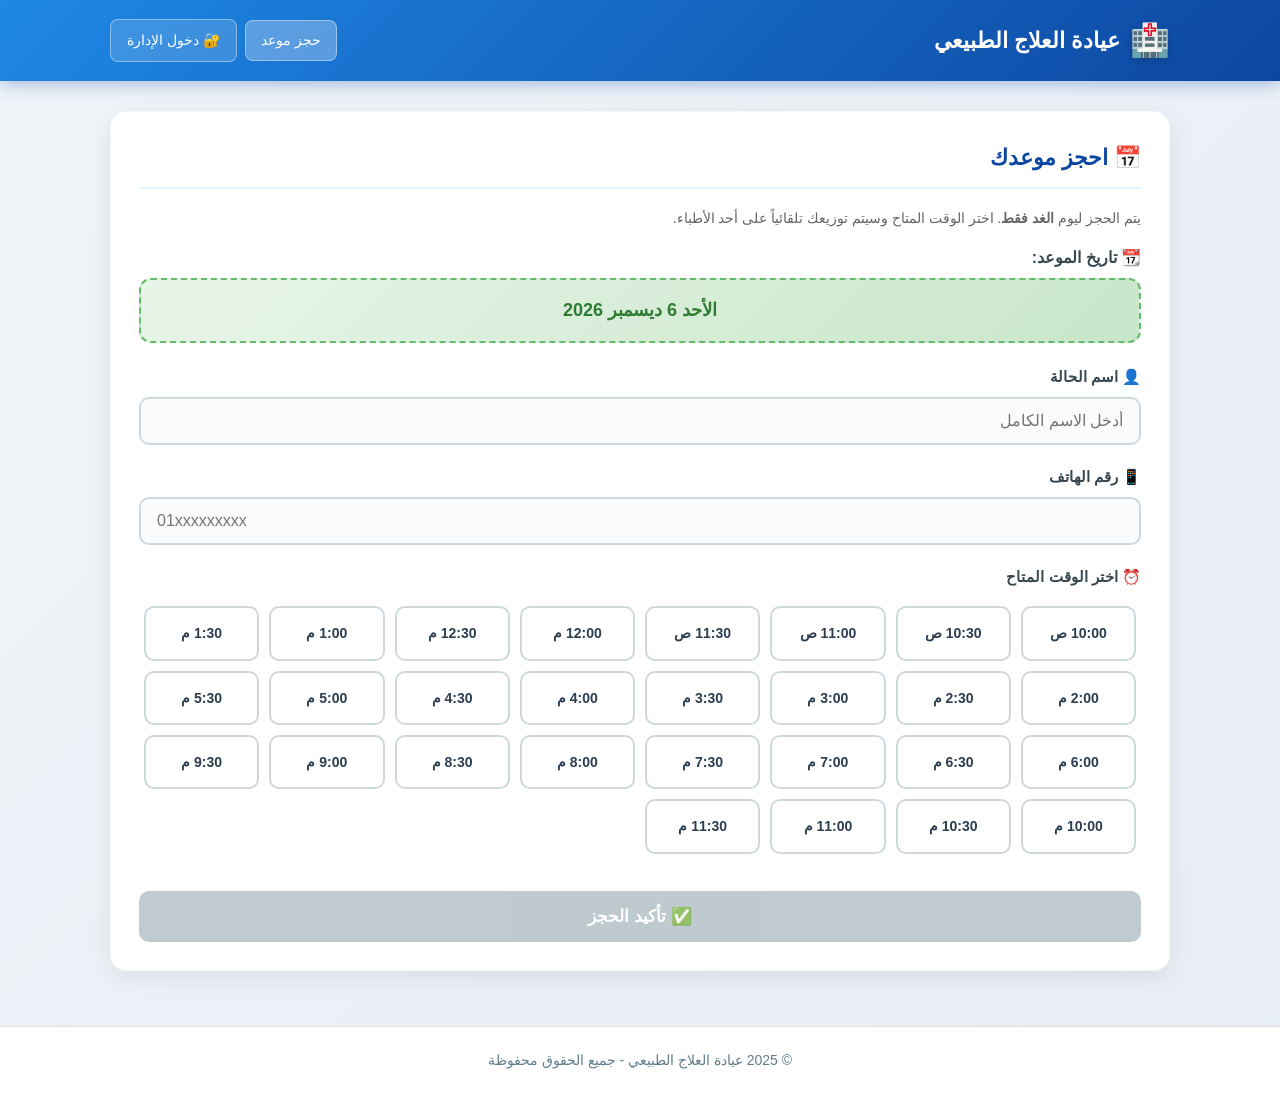
<file: app/static/index.html>
<!DOCTYPE html>
<html lang="ar" dir="rtl">
<head>
<meta charset="UTF-8">
<meta name="viewport" content="width=device-width, initial-scale=1.0">
<title>حجز موعد - عيادة العلاج الطبيعي</title>
<link rel="stylesheet" href="style.css">
</head>
<body>

<header class="main-header">
  <div class="container header-content">
    <div class="logo">
      <span class="logo-icon">🏥</span>
      <h1>عيادة العلاج الطبيعي</h1>
    </div>
    <nav>
      <a href="index.html" class="active">حجز موعد</a>
      <a href="login.html" class="login-nav-link">🔐 دخول الإدارة</a>
    </nav>
  </div>
</header>

<main class="container">
  <section class="booking-section">
    <div class="card">
      <h2>📅 احجز موعدك</h2>
      <p class="hint">
        يتم الحجز ليوم <strong>الغد فقط</strong>. اختر الوقت المتاح وسيتم توزيعك تلقائياً على أحد الأطباء.
      </p>

      <div class="date-display">
        <label>📆 تاريخ الموعد:</label>
        <div class="date-box" id="appointmentDate">—</div>
      </div>

      <div class="form-group">
        <label for="patientName">👤 اسم الحالة</label>
        <input type="text" id="patientName" placeholder="أدخل الاسم الكامل" required>
      </div>

      <div class="form-group">
        <label for="patientPhone">📱 رقم الهاتف</label>
        <input type="tel" id="patientPhone" placeholder="01xxxxxxxxx" required>
      </div>

      <div class="form-group">
        <label>⏰ اختر الوقت المتاح</label>
        <div id="timeSlots" class="time-slots">
          <div class="loading">جاري تحميل الأوقات المتاحة...</div>
        </div>
      </div>

      <button id="bookBtn" class="btn-primary" disabled>✅ تأكيد الحجز</button>
      <div id="message" class="message"></div>
    </div>
  </section>
</main>

<footer class="main-footer">
  <p>© 2025 عيادة العلاج الطبيعي - جميع الحقوق محفوظة</p>
</footer>

<script src="data.js"></script>
<script src="app.js"></script>
</body>
</html>
</file>
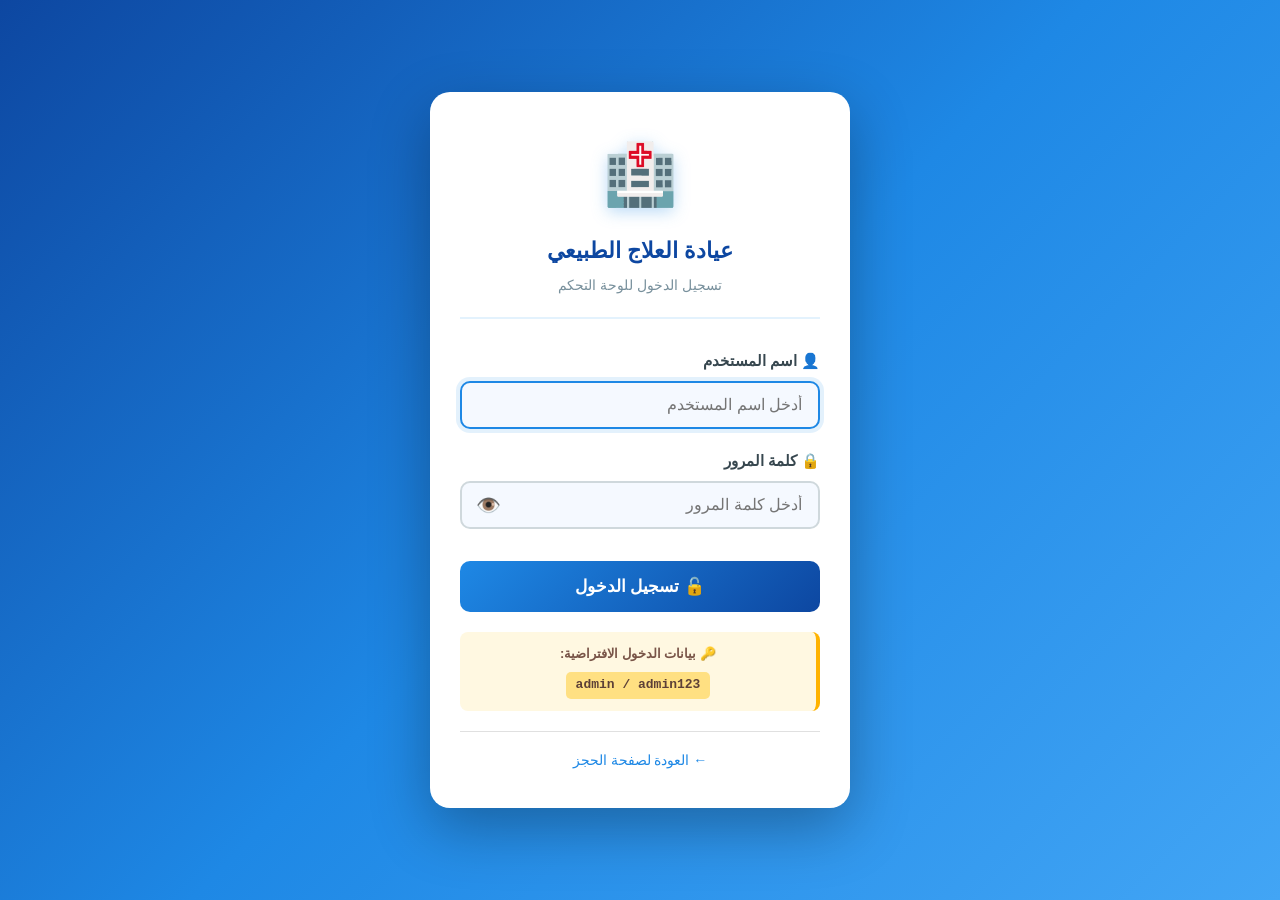
<file: app/static/admin.html>
<!DOCTYPE html>
<html lang="ar" dir="rtl">
<head>
<meta charset="UTF-8">
<meta name="viewport" content="width=device-width, initial-scale=1.0">
<title>لوحة التحكم - عيادة العلاج الطبيعي</title>
<link rel="stylesheet" href="style.css">
<script src="auth.js"></script>
<script>requireAuth();</script>
</head>
<body>

<header class="main-header">
  <div class="container header-content">
    <div class="logo">
      <span class="logo-icon">🏥</span>
      <h1>عيادة العلاج الطبيعي</h1>
    </div>
    <nav>
      <a href="index.html">حجز موعد</a>
      <a href="admin.html" class="active">لوحة التحكم</a>
      <a href="appointments.html">المواعيد</a>
      <a href="change-password.html">🔐 كلمة المرور</a>
      <a href="#" onclick="logout();return false;" class="logout-link">🚪 خروج</a>
    </nav>
  </div>
</header>

<div class="user-bar">
  <div class="container user-bar-content">
    <span>👤 مرحباً، <strong id="welcomeUser">—</strong></span>
    <span id="sessionTimer" class="session-timer">⏱️ الجلسة: —</span>
  </div>
</div>

<main class="container">
  <section class="admin-section">
    <div class="card">
      <h2>⚙️ إعدادات العيادة</h2>

      <div class="form-group">
        <label for="doctorCount">👨‍⚕️ عدد الأطباء المتاحين</label>
        <input type="number" id="doctorCount" min="1" max="20" value="3">
        <small class="hint">تغيير العدد يؤثر مباشرة على الأوقات المتاحة للحجز.</small>
      </div>

      <div class="form-group">
        <label>🕒 الفترة الزمنية (ثابتة)</label>
        <div class="info-box">
          من <strong>10:00 صباحاً</strong> إلى <strong>12:00 منتصف الليل</strong>
        </div>
      </div>

      <div class="form-group">
        <label for="sessionDuration">⏱️ مدة الجلسة (دقيقة)</label>
        <input type="number" id="sessionDuration" min="15" max="120" value="30" step="15">
      </div>

      <button id="saveSettingsBtn" class="btn-primary">💾 حفظ الإعدادات</button>
      <div id="adminMessage" class="message"></div>
    </div>

    <div class="card">
      <h2>📊 ملخص اليوم (مواعيد الغد)</h2>
      <div class="stats-grid">
        <div class="stat-box">
          <div class="stat-value" id="statDoctors">0</div>
          <div class="stat-label">عدد الأطباء</div>
        </div>
        <div class="stat-box">
          <div class="stat-value" id="statSlots">0</div>
          <div class="stat-label">إجمالي الفترات</div>
        </div>
        <div class="stat-box">
          <div class="stat-value" id="statBooked">0</div>
          <div class="stat-label">محجوزة</div>
        </div>
        <div class="stat-box">
          <div class="stat-value" id="statAvailable">0</div>
          <div class="stat-label">متاحة</div>
        </div>
      </div>
    </div>

    <div class="card">
      <h2>🗑️ إدارة البيانات</h2>
      <button id="clearAllBtn" class="btn-danger" style="padding:12px 20px;font-size:15px;">
        حذف جميع المواعيد
      </button>
      <div id="clearMessage" class="message"></div>
    </div>
  </section>
</main>

<footer class="main-footer">
  <p>© 2025 عيادة العلاج الطبيعي - جميع الحقوق محفوظة</p>
</footer>

<script src="data.js"></script>
<script src="admin.js"></script>
</body>
</html>
</file>
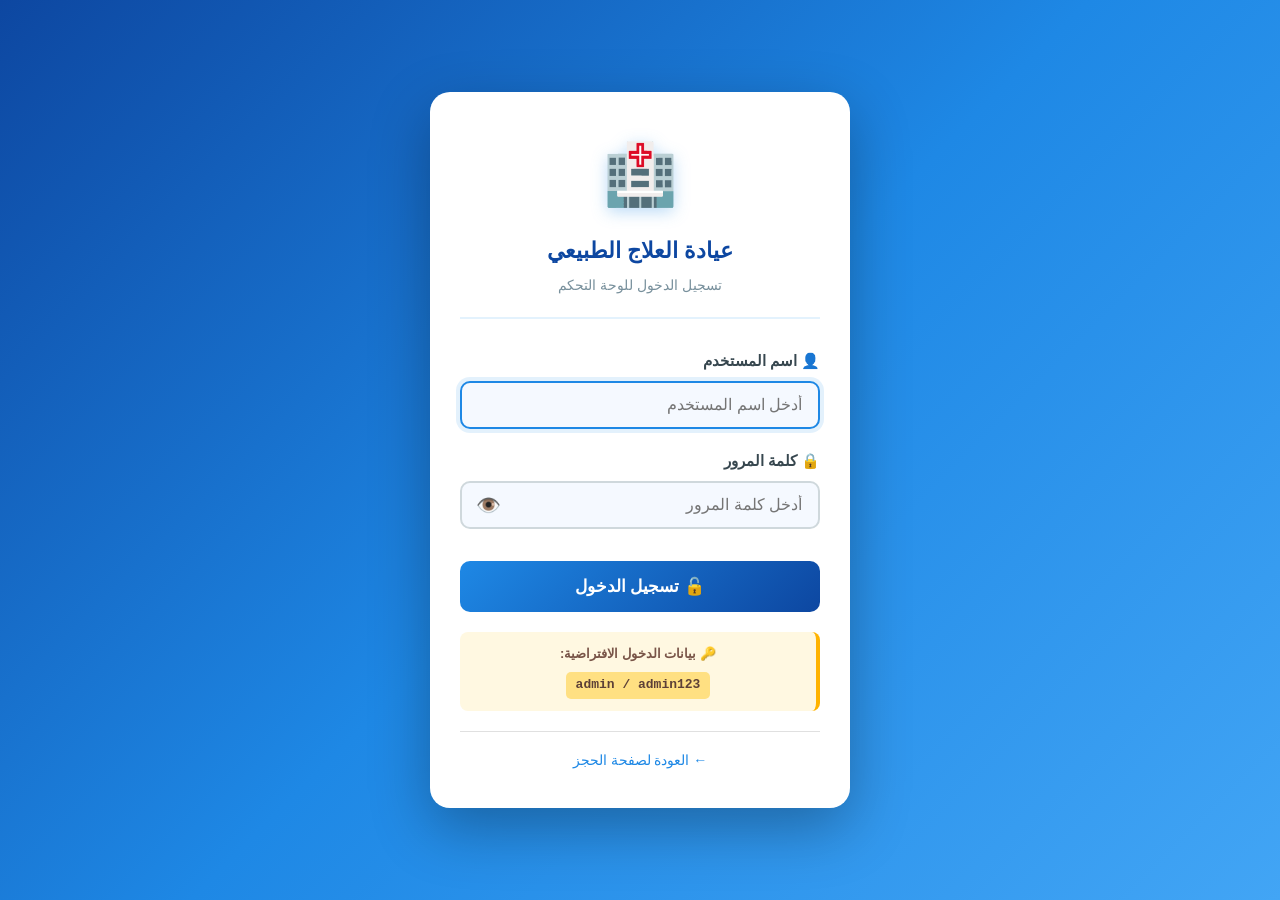
<file: app/static/appointments.html>
<!DOCTYPE html>
<html lang="ar" dir="rtl">
<head>
<meta charset="UTF-8">
<meta name="viewport" content="width=device-width, initial-scale=1.0">
<title>المواعيد - عيادة العلاج الطبيعي</title>
<link rel="stylesheet" href="style.css">
<script src="auth.js"></script>
<script>requireAuth();</script>
</head>
<body>

<header class="main-header">
  <div class="container header-content">
    <div class="logo">
      <span class="logo-icon">🏥</span>
      <h1>عيادة العلاج الطبيعي</h1>
    </div>
    <nav>
      <a href="index.html">حجز موعد</a>
      <a href="admin.html">لوحة التحكم</a>
      <a href="appointments.html" class="active">المواعيد</a>
      <a href="change-password.html">🔐 كلمة المرور</a>
      <a href="#" onclick="logout();return false;" class="logout-link">🚪 خروج</a>
    </nav>
  </div>
</header>

<div class="user-bar">
  <div class="container user-bar-content">
    <span>👤 مرحباً، <strong id="welcomeUser">—</strong></span>
    <span id="sessionTimer" class="session-timer">⏱️ الجلسة: —</span>
  </div>
</div>

<main class="container">
  <section class="appointments-section">
    <div class="card">
      <h2>📋 قائمة المواعيد</h2>
      <div class="table-wrapper">
        <table id="appointmentsTable">
          <thead>
            <tr>
              <th>#</th>
              <th>اسم الحالة</th>
              <th>الهاتف</th>
              <th>التاريخ</th>
              <th>الوقت</th>
              <th>الطبيب</th>
              <th>الحالة</th>
              <th>إجراء</th>
            </tr>
          </thead>
          <tbody id="appointmentsBody">
            <tr><td colspan="8" class="empty">لا توجد مواعيد بعد.</td></tr>
          </tbody>
        </table>
      </div>
    </div>
  </section>
</main>

<footer class="main-footer">
  <p>© 2025 عيادة العلاج الطبيعي - جميع الحقوق محفوظة</p>
</footer>

<script src="data.js"></script>
<script src="appointments.js"></script>
</body>
</html>
</file>
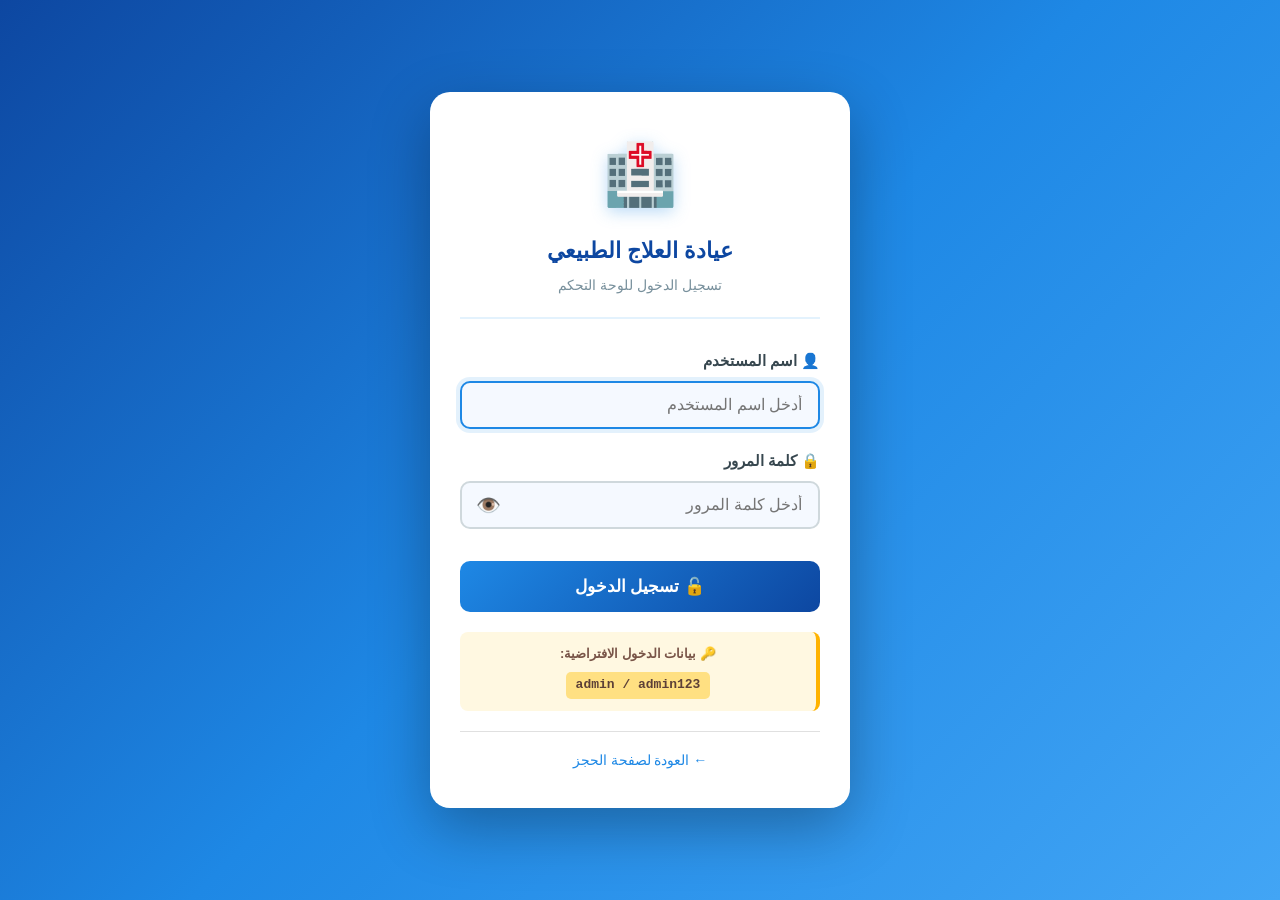
<file: app/static/change-password.html>
<!DOCTYPE html>
<html lang="ar" dir="rtl">
<head>
<meta charset="UTF-8">
<meta name="viewport" content="width=device-width, initial-scale=1.0">
<title>تغيير كلمة المرور - عيادة العلاج الطبيعي</title>
<link rel="stylesheet" href="style.css">
<script src="auth.js"></script>
<script>requireAuth();</script>
</head>
<body>

<header class="main-header">
  <div class="container header-content">
    <div class="logo">
      <span class="logo-icon">🏥</span>
      <h1>عيادة العلاج الطبيعي</h1>
    </div>
    <nav>
      <a href="index.html">حجز موعد</a>
      <a href="admin.html">لوحة التحكم</a>
      <a href="appointments.html">المواعيد</a>
      <a href="change-password.html" class="active">🔐 كلمة المرور</a>
      <a href="#" onclick="logout();return false;" class="logout-link">🚪 خروج</a>
    </nav>
  </div>
</header>

<main class="container">
  <section>
    <div class="card" style="max-width:600px;margin:30px auto;">
      <h2>🔐 تغيير بيانات الدخول</h2>

      <div class="user-info-box">
        <span>👤 المستخدم الحالي:</span>
        <strong id="currentUsername">—</strong>
      </div>

      <h3 style="margin-top:25px;margin-bottom:15px;color:#0d47a1;font-size:17px;">
        تغيير اسم المستخدم
      </h3>

      <div class="form-group">
        <label for="newUsername">👤 اسم المستخدم الجديد</label>
        <input type="text" id="newUsername" placeholder="3 أحرف على الأقل">
      </div>
      <button id="changeUsernameBtn" class="btn-primary" style="margin-bottom:25px;">
        💾 حفظ اسم المستخدم
      </button>

      <hr style="margin:25px 0;border:none;border-top:2px solid #e3f2fd;">

      <h3 style="margin-bottom:15px;color:#0d47a1;font-size:17px;">
        تغيير كلمة المرور
      </h3>

      <div class="form-group">
        <label for="oldPass">🔒 كلمة المرور الحالية</label>
        <input type="password" id="oldPass" placeholder="أدخل كلمة المرور الحالية">
      </div>

      <div class="form-group">
        <label for="newPass">🔑 كلمة المرور الجديدة</label>
        <input type="password" id="newPass" placeholder="6 أحرف على الأقل">
      </div>

      <div class="form-group">
        <label for="confirmPass">🔑 تأكيد كلمة المرور</label>
        <input type="password" id="confirmPass" placeholder="أعد إدخال كلمة المرور">
      </div>

      <button id="changePassBtn" class="btn-primary">💾 حفظ كلمة المرور</button>

      <div id="passMessage" class="message"></div>
    </div>
  </section>
</main>

<footer class="main-footer">
  <p>© 2025 عيادة العلاج الطبيعي - جميع الحقوق محفوظة</p>
</footer>

<script>
document.addEventListener('DOMContentLoaded', () => {
  const user = getCurrentUser();
  if (user) document.getElementById('currentUsername').textContent = user.username;

  // تغيير اسم المستخدم
  document.getElementById('changeUsernameBtn').addEventListener('click', () => {
    const newUsername = document.getElementById('newUsername').value.trim();
    const msgEl = document.getElementById('passMessage');
    const result = changeUsername(newUsername);

    if (result.success) {
      msgEl.textContent = '✅ ' + result.message;
      msgEl.className = 'message success';
      document.getElementById('currentUsername').textContent = newUsername;
      document.getElementById('newUsername').value = '';
    } else {
      msgEl.textContent = '❌ ' + result.message;
      msgEl.className = 'message error';
    }
  });

  // تغيير كلمة المرور
  document.getElementById('changePassBtn').addEventListener('click', () => {
    const oldPass = document.getElementById('oldPass').value;
    const newPass = document.getElementById('newPass').value;
    const confirmPass = document.getElementById('confirmPass').value;
    const msgEl = document.getElementById('passMessage');

    const result = changePassword(oldPass, newPass, confirmPass);

    if (result.success) {
      msgEl.textContent = '✅ ' + result.message + ' - سيتم تسجيل خروجك خلال 3 ثوانٍ';
      msgEl.className = 'message success';
      setTimeout(() => {
        logout();
      }, 3000);
    } else {
      msgEl.textContent = '❌ ' + result.message;
      msgEl.className = 'message error';
    }
  });
});
</script>
</body>
</html>
</file>
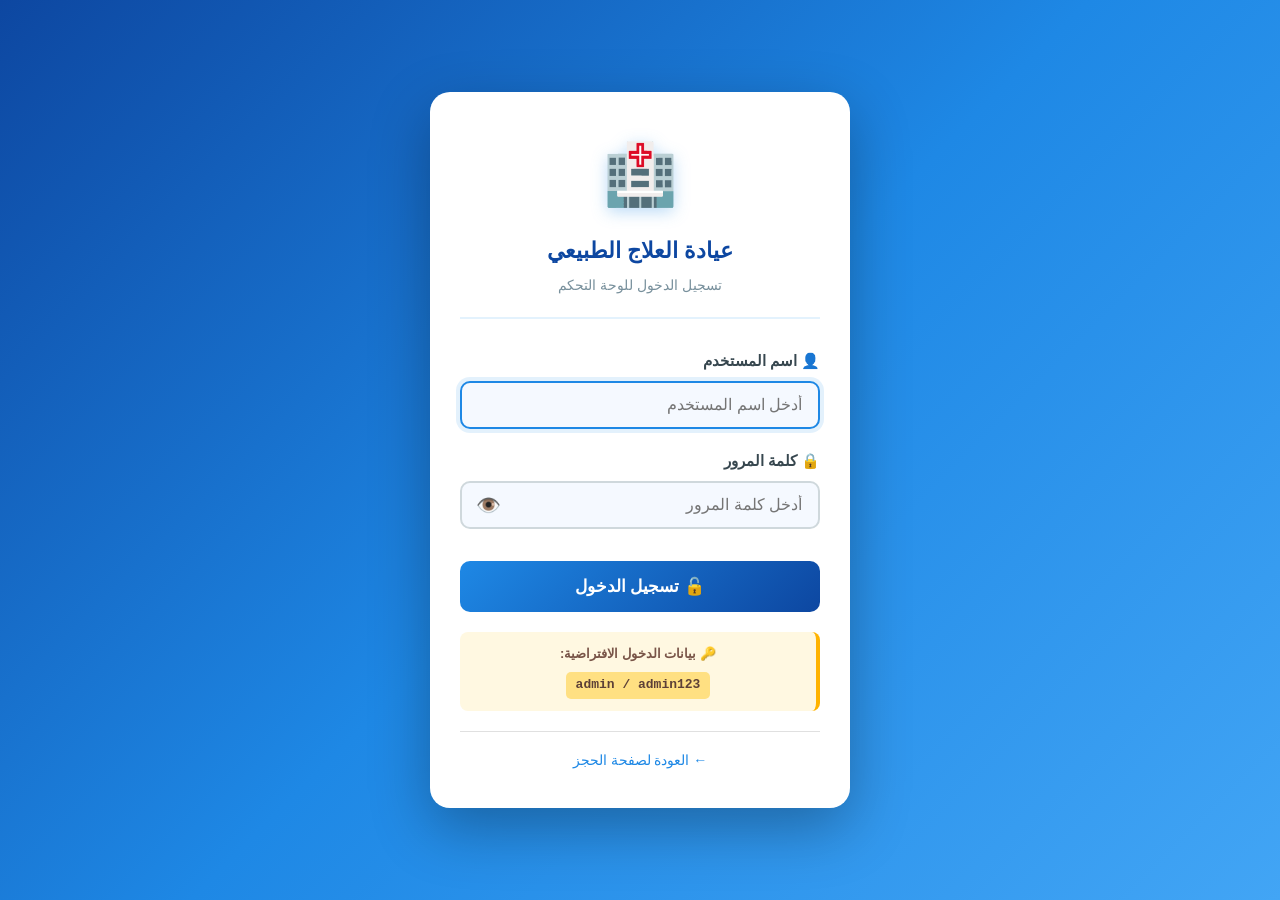
<file: app/static/login.html>
<!DOCTYPE html>
<html lang="ar" dir="rtl">
<head>
<meta charset="UTF-8">
<meta name="viewport" content="width=device-width, initial-scale=1.0">
<title>تسجيل الدخول - عيادة العلاج الطبيعي</title>
<link rel="stylesheet" href="style.css">
</head>
<body class="login-body">

<div class="login-wrapper">
  <div class="login-card">
    <div class="login-header">
      <span class="login-icon">🏥</span>
      <h1>عيادة العلاج الطبيعي</h1>
      <p>تسجيل الدخول للوحة التحكم</p>
    </div>

    <form id="loginForm" autocomplete="off">
      <div class="form-group">
        <label for="username">👤 اسم المستخدم</label>
        <input type="text" id="username" placeholder="أدخل اسم المستخدم" required autofocus>
      </div>

      <div class="form-group">
        <label for="password">🔒 كلمة المرور</label>
        <div class="password-wrapper">
          <input type="password" id="password" placeholder="أدخل كلمة المرور" required>
          <button type="button" class="toggle-pass" id="togglePass" title="إظهار/إخفاء">👁️</button>
        </div>
      </div>

      <button type="submit" class="btn-primary">🔓 تسجيل الدخول</button>

      <div id="loginMessage" class="message"></div>

      <div class="login-hint">
        <p>🔑 بيانات الدخول الافتراضية:</p>
        <code>admin / admin123</code>
      </div>
    </form>

    <div class="login-footer">
      <a href="index.html">← العودة لصفحة الحجز</a>
    </div>
  </div>
</div>

<script src="auth.js"></script>
<script>
  // إذا كان مسجل دخول بالفعل، انتقل للوحة التحكم
  if (isLoggedIn()) {
    window.location.href = 'admin.html';
  }

  document.getElementById('loginForm').addEventListener('submit', function(e) {
    e.preventDefault();
    const username = document.getElementById('username').value.trim();
    const password = document.getElementById('password').value;
    const msgEl = document.getElementById('loginMessage');

    const result = login(username, password);

    if (result.success) {
      msgEl.textContent = '✅ تم تسجيل الدخول بنجاح... جاري التحويل';
      msgEl.className = 'message success';
      setTimeout(() => {
        window.location.href = 'admin.html';
      }, 800);
    } else {
      msgEl.textContent = '❌ ' + result.message;
      msgEl.className = 'message error';
      document.getElementById('password').value = '';
    }
  });

  // إظهار / إخفاء كلمة المرور
  document.getElementById('togglePass').addEventListener('click', function() {
    const inp = document.getElementById('password');
    inp.type = inp.type === 'password' ? 'text' : 'password';
    this.textContent = inp.type === 'password' ? '👁️' : '🙈';
  });
</script>
</body>
</html>
</file>
<file: app/static/style.css>
/* ============ إعادة تعيين عام ============ */
* {
  margin: 0;
  padding: 0;
  box-sizing: border-box;
  font-family: 'Tahoma', 'Segoe UI', Arial, sans-serif;
}

body {
  background: linear-gradient(135deg, #f0f4f8 0%, #e8eef5 100%);
  color: #2c3e50;
  min-height: 100vh;
  display: flex;
  flex-direction: column;
  line-height: 1.6;
}

.container {
  max-width: 1100px;
  margin: 0 auto;
  padding: 0 20px;
  width: 100%;
}

/* ============ الهيدر ============ */
.main-header {
  background: linear-gradient(135deg, #1e88e5, #0d47a1);
  color: white;
  box-shadow: 0 4px 15px rgba(13, 71, 161, 0.3);
  position: sticky;
  top: 0;
  z-index: 100;
}

.header-content {
  display: flex;
  justify-content: space-between;
  align-items: center;
  padding: 15px 20px;
  flex-wrap: wrap;
  gap: 15px;
}

.logo { display: flex; align-items: center; gap: 10px; }
.logo-icon { font-size: 32px; filter: drop-shadow(0 2px 4px rgba(0,0,0,0.2)); }
.logo h1 { font-size: 22px; font-weight: 700; }

nav { display: flex; gap: 8px; flex-wrap: wrap; align-items: center; }

nav a {
  color: white;
  text-decoration: none;
  padding: 9px 16px;
  border-radius: 8px;
  transition: all 0.3s ease;
  font-weight: 500;
  font-size: 14px;
}

nav a:hover { background: rgba(255,255,255,0.2); transform: translateY(-1px); }
nav a.active {
  background: rgba(255,255,255,0.28);
  box-shadow: inset 0 0 0 1px rgba(255,255,255,0.4);
}

.logout-link {
  background: rgba(229, 57, 53, 0.85) !important;
}
.logout-link:hover {
  background: #e53935 !important;
}

.login-nav-link {
  background: rgba(255,255,255,0.15);
  border: 1px solid rgba(255,255,255,0.4);
}

/* ============ شريط المستخدم ============ */
.user-bar {
  background: linear-gradient(90deg, #e8f5e9, #c8e6c9);
  border-bottom: 2px solid #a5d6a7;
  padding: 10px 0;
  font-size: 14px;
}

.user-bar-content {
  display: flex;
  justify-content: space-between;
  align-items: center;
  flex-wrap: wrap;
  gap: 10px;
  color: #1b5e20;
}

.session-timer {
  font-weight: 700;
  background: white;
  padding: 4px 12px;
  border-radius: 20px;
  border: 1px solid #a5d6a7;
}

/* ============ المحتوى ============ */
main.container { flex: 1; padding-top: 30px; padding-bottom: 30px; }

.card {
  background: white;
  border-radius: 16px;
  padding: 28px;
  box-shadow: 0 6px 25px rgba(0,0,0,0.08);
  margin-bottom: 25px;
  border: 1px solid rgba(0,0,0,0.03);
  animation: fadeIn 0.4s ease;
}

@keyframes fadeIn {
  from { opacity: 0; transform: translateY(10px); }
  to   { opacity: 1; transform: translateY(0); }
}

.card h2 {
  margin-bottom: 18px;
  color: #0d47a1;
  border-bottom: 2px solid #e3f2fd;
  padding-bottom: 12px;
  font-size: 22px;
}

.hint { color: #666; font-size: 14px; margin-bottom: 15px; display: block; }

/* ============ النماذج ============ */
.form-group { margin-bottom: 20px; }

.form-group label {
  display: block;
  margin-bottom: 8px;
  font-weight: 600;
  color: #37474f;
  font-size: 15px;
}

.form-group input {
  width: 100%;
  padding: 13px 16px;
  border: 2px solid #cfd8dc;
  border-radius: 10px;
  font-size: 16px;
  transition: all 0.3s ease;
  background: #fafbfc;
}

.form-group input:focus {
  outline: none;
  border-color: #1e88e5;
  background: white;
  box-shadow: 0 0 0 4px rgba(30,136,229,0.12);
}

.info-box {
  background: #e3f2fd;
  padding: 14px 18px;
  border-radius: 10px;
  border-right: 4px solid #1e88e5;
  color: #0d47a1;
  font-size: 15px;
}

/* ============ التاريخ ============ */
.date-display { margin-bottom: 22px; }
.date-display label { font-weight: 600; display: block; margin-bottom: 8px; color: #37474f; }

.date-box {
  background: linear-gradient(135deg, #e8f5e9, #c8e6c9);
  padding: 16px;
  border-radius: 12px;
  font-size: 18px;
  font-weight: bold;
  color: #2e7d32;
  text-align: center;
  border: 2px dashed #66bb6a;
}

/* ============ فترات الوقت ============ */
.time-slots {
  display: grid;
  grid-template-columns: repeat(auto-fill, minmax(105px, 1fr));
  gap: 10px;
  margin-top: 12px;
  max-height: 420px;
  overflow-y: auto;
  padding: 5px;
}

.time-slots::-webkit-scrollbar { width: 8px; }
.time-slots::-webkit-scrollbar-track { background: #f0f0f0; border-radius: 4px; }
.time-slots::-webkit-scrollbar-thumb { background: #1e88e5; border-radius: 4px; }

.slot {
  padding: 14px 8px;
  text-align: center;
  border: 2px solid #cfd8dc;
  border-radius: 10px;
  cursor: pointer;
  font-weight: 600;
  transition: all 0.2s ease;
  background: white;
  font-size: 14px;
  user-select: none;
}

.slot:hover:not(.disabled):not(.selected) {
  border-color: #1e88e5;
  background: #e3f2fd;
  transform: translateY(-3px);
  box-shadow: 0 4px 10px rgba(30,136,229,0.2);
}

.slot.selected {
  background: linear-gradient(135deg, #1e88e5, #0d47a1);
  color: white;
  border-color: #0d47a1;
  transform: scale(1.03);
  box-shadow: 0 5px 15px rgba(30,136,229,0.4);
}

.slot.disabled {
  background: #eceff1;
  color: #b0bec5;
  cursor: not-allowed;
  text-decoration: line-through;
  opacity: 0.7;
}

.loading { color: #666; grid-column: 1 / -1; text-align: center; padding: 25px; font-style: italic; }

/* ============ الأزرار ============ */
.btn-primary {
  width: 100%;
  padding: 15px;
  background: linear-gradient(135deg, #1e88e5, #0d47a1);
  color: white;
  border: none;
  border-radius: 10px;
  font-size: 17px;
  font-weight: bold;
  cursor: pointer;
  transition: all 0.3s ease;
  margin-top: 12px;
}

.btn-primary:hover:not(:disabled) {
  transform: translateY(-2px);
  box-shadow: 0 8px 22px rgba(30,136,229,0.4);
}

.btn-primary:disabled { background: #b0bec5; cursor: not-allowed; opacity: 0.8; }

.btn-danger {
  background: #e53935;
  color: white;
  border: none;
  padding: 8px 14px;
  border-radius: 8px;
  cursor: pointer;
  font-size: 13px;
  font-weight: 600;
  transition: all 0.2s ease;
}

.btn-danger:hover { background: #c62828; transform: translateY(-1px); }

/* ============ الرسائل ============ */
.message {
  margin-top: 15px;
  padding: 14px;
  border-radius: 10px;
  text-align: center;
  font-weight: 600;
  display: none;
  animation: slideIn 0.3s ease;
}

@keyframes slideIn {
  from { opacity: 0; transform: translateY(-5px); }
  to   { opacity: 1; transform: translateY(0); }
}

.message.success { display: block; background: #e8f5e9; color: #2e7d32; border: 2px solid #66bb6a; }
.message.error { display: block; background: #ffebee; color: #c62828; border: 2px solid #ef5350; }

/* ============ الإحصائيات ============ */
.stats-grid {
  display: grid;
  grid-template-columns: repeat(auto-fit, minmax(150px, 1fr));
  gap: 15px;
}

.stat-box {
  background: linear-gradient(135deg, #e3f2fd, #bbdefb);
  padding: 22px;
  border-radius: 12px;
  text-align: center;
  transition: all 0.3s ease;
}

.stat-box:hover { transform: translateY(-3px); box-shadow: 0 6px 18px rgba(30,136,229,0.2); }

.stat-value { font-size: 34px; font-weight: bold; color: #0d47a1; line-height: 1.2; }
.stat-label { color: #546e7a; margin-top: 6px; font-size: 14px; font-weight: 500; }

/* ============ الجدول ============ */
.table-wrapper { overflow-x: auto; border-radius: 12px; border: 1px solid #e0e0e0; }

table { width: 100%; border-collapse: collapse; min-width: 700px; }

thead { background: linear-gradient(135deg, #1e88e5, #0d47a1); color: white; }

th, td { padding: 14px 12px; text-align: center; border-bottom: 1px solid #e0e0e0; font-size: 14px; }
th { font-weight: 600; }
tbody tr { transition: background 0.2s ease; }
tbody tr:hover { background: #f5f9ff; }
tbody tr:last-child td { border-bottom: none; }

.empty { color: #90a4ae; padding: 40px !important; font-style: italic; }

.status-badge { padding: 5px 12px; border-radius: 20px; font-size: 12px; font-weight: bold; display: inline-block; }
.status-active { background: #e8f5e9; color: #2e7d32; }
.status-cancelled { background: #ffebee; color: #c62828; }

/* ============ الفوتر ============ */
.main-footer {
  margin-top: auto;
  padding: 22px;
  text-align: center;
  color: #607d8b;
  background: white;
  border-top: 1px solid #e0e0e0;
  font-size: 14px;
}

/* ============================================================
   صفحة تسجيل الدخول
============================================================ */
.login-body {
  background: linear-gradient(135deg, #0d47a1 0%, #1e88e5 50%, #42a5f5 100%);
  min-height: 100vh;
  display: flex;
  align-items: center;
  justify-content: center;
  padding: 20px;
}

.login-wrapper {
  width: 100%;
  max-width: 420px;
  animation: loginFadeIn 0.6s ease;
}

@keyframes loginFadeIn {
  from { opacity: 0; transform: translateY(30px) scale(0.95); }
  to   { opacity: 1; transform: translateY(0) scale(1); }
}

.login-card {
  background: white;
  border-radius: 20px;
  padding: 35px 30px;
  box-shadow: 0 20px 60px rgba(0,0,0,0.3);
}

.login-header {
  text-align: center;
  margin-bottom: 30px;
  padding-bottom: 20px;
  border-bottom: 2px solid #e3f2fd;
}

.login-icon {
  font-size: 60px;
  display: block;
  margin-bottom: 10px;
  filter: drop-shadow(0 4px 8px rgba(30,136,229,0.3));
}

.login-header h1 {
  color: #0d47a1;
  font-size: 22px;
  margin-bottom: 6px;
}

.login-header p {
  color: #78909c;
  font-size: 14px;
}

.login-card .form-group input {
  background: #f5f9ff;
}

.password-wrapper {
  position: relative;
}

.password-wrapper input {
  padding-left: 50px;
}

.toggle-pass {
  position: absolute;
  left: 8px;
  top: 50%;
  transform: translateY(-50%);
  background: transparent;
  border: none;
  font-size: 20px;
  cursor: pointer;
  padding: 8px;
  border-radius: 6px;
  transition: background 0.2s;
}

.toggle-pass:hover { background: #e3f2fd; }

.login-hint {
  margin-top: 20px;
  padding: 12px;
  background: #fff8e1;
  border-right: 4px solid #ffb300;
  border-radius: 8px;
  font-size: 13px;
  color: #795548;
  text-align: center;
}

.login-hint p { margin-bottom: 4px; font-weight: 600; }
.login-hint code {
  background: #ffe082;
  padding: 3px 10px;
  border-radius: 5px;
  font-weight: bold;
  color: #5d4037;
  font-family: 'Courier New', monospace;
  display: inline-block;
  margin-top: 4px;
}

.login-footer {
  text-align: center;
  margin-top: 20px;
  padding-top: 15px;
  border-top: 1px solid #e0e0e0;
}

.login-footer a {
  color: #1e88e5;
  text-decoration: none;
  font-size: 14px;
  font-weight: 500;
}

.login-footer a:hover { text-decoration: underline; }

/* ============ معلومات المستخدم ============ */
.user-info-box {
  background: #e3f2fd;
  padding: 14px 18px;
  border-radius: 10px;
  border-right: 4px solid #1e88e5;
  display: flex;
  justify-content: space-between;
  align-items: center;
  color: #0d47a1;
  font-size: 15px;
}

/* ============ الاستجابة للجوال ============ */
@media (max-width: 700px) {
  .header-content { flex-direction: column; text-align: center; }
  nav { justify-content: center; width: 100%; }
  nav a { padding: 8px 12px; font-size: 13px; }
  .card { padding: 20px; }
  .logo h1 { font-size: 19px; }
  .time-slots { grid-template-columns: repeat(auto-fill, minmax(90px, 1fr)); }
  .stat-value { font-size: 26px; }
  .date-box { font-size: 16px; }
  .login-card { padding: 25px 20px; }
  .user-bar-content { justify-content: center; text-align: center; }
}
</file>
